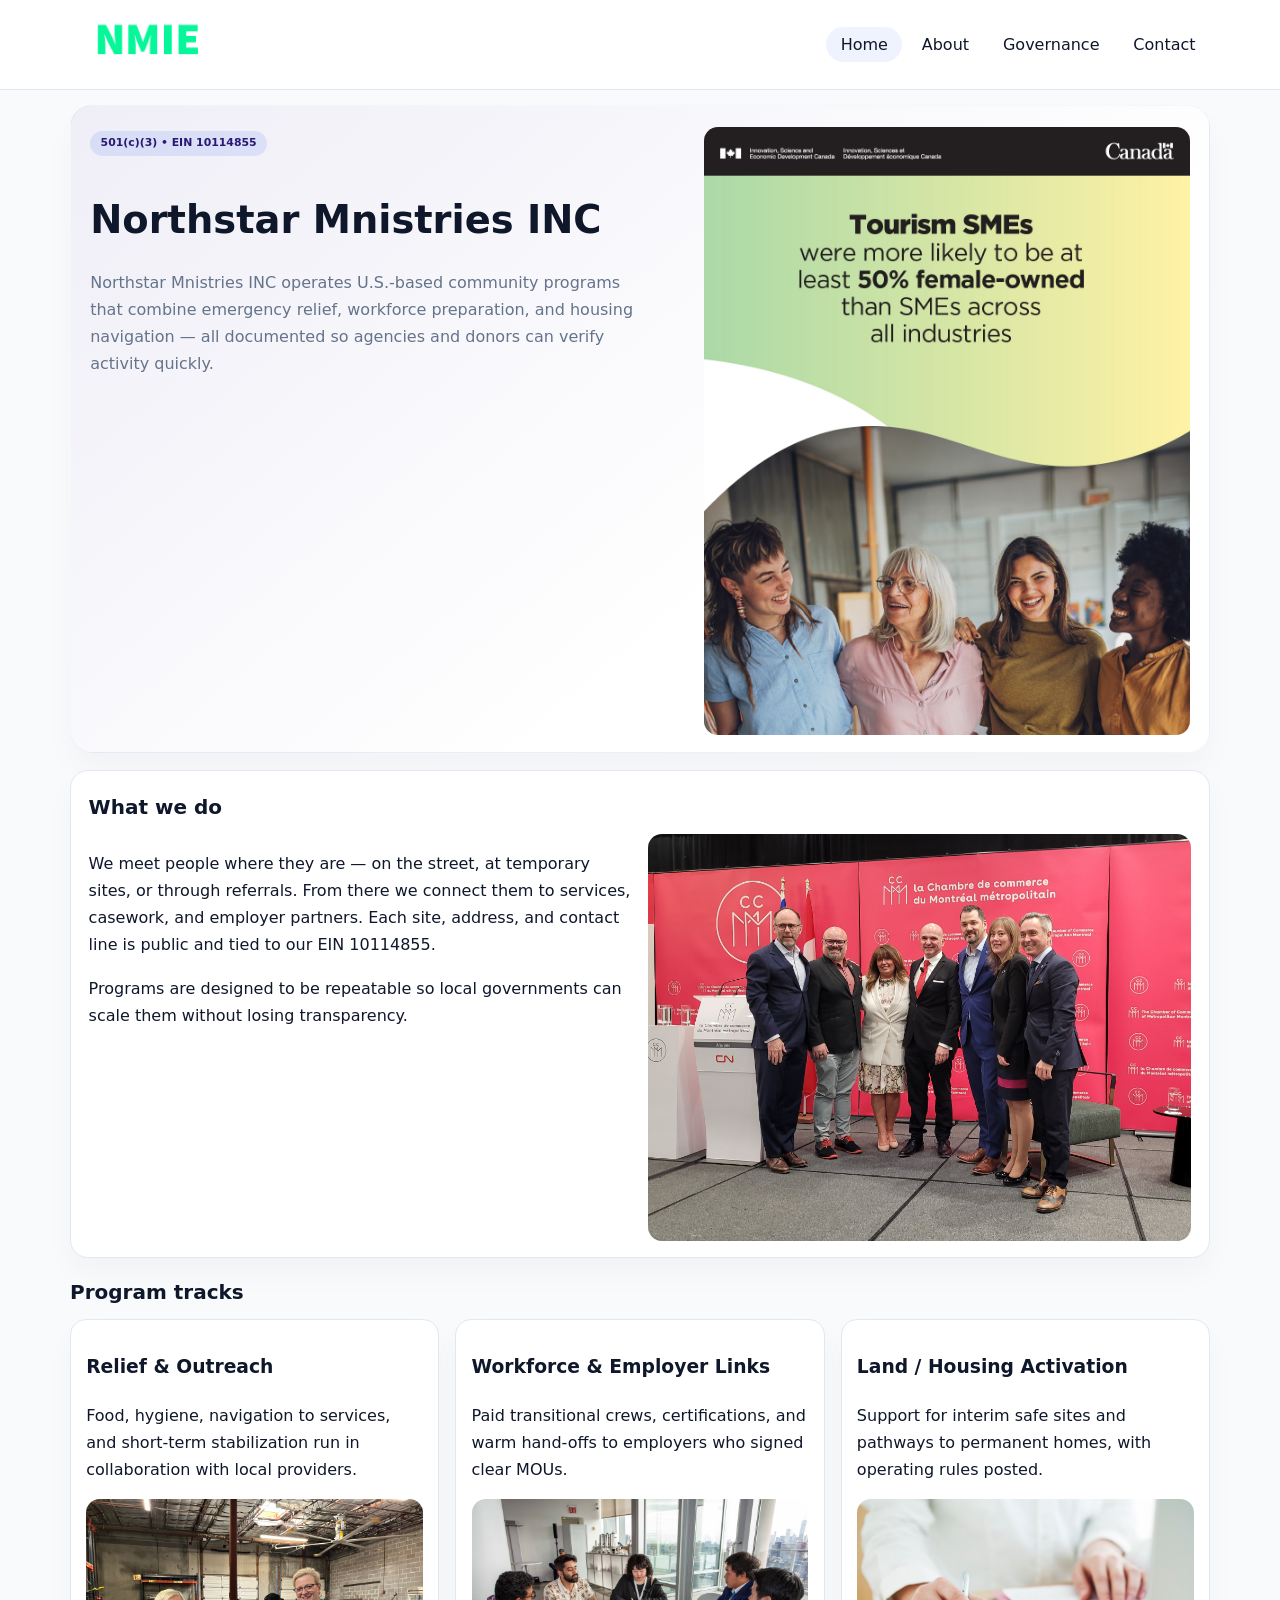
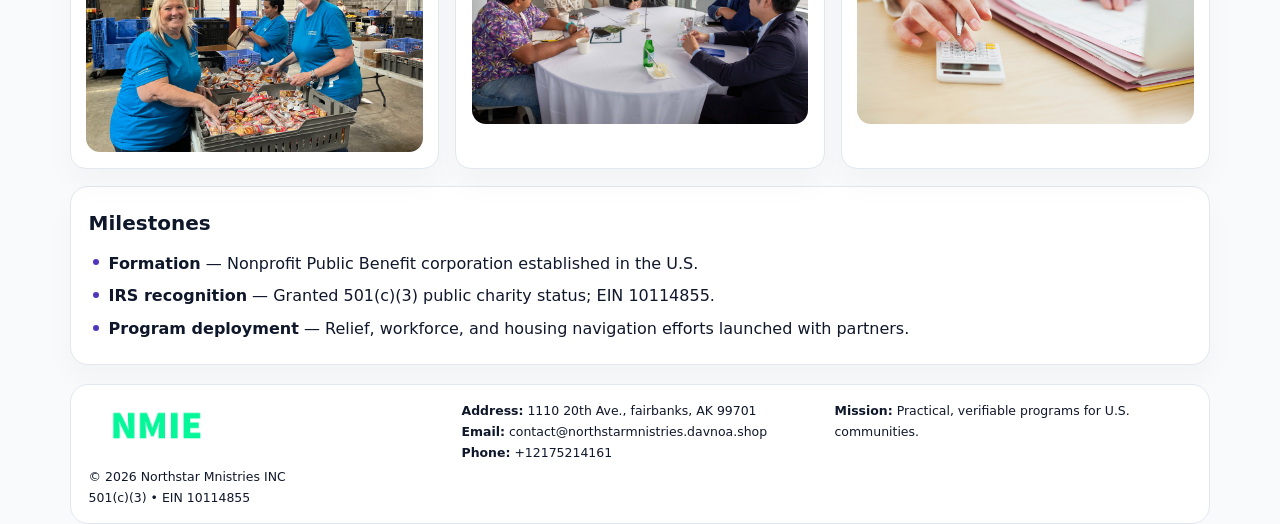
<file: index.html>
<!doctype html><html lang="en"><head>
<meta charset="utf-8">
<meta name="viewport" content="width=device-width,initial-scale=1">
<title>Northstar Mnistries INC – Nonprofit • 2025</title>
<link rel="stylesheet" href="assets/styles.css">
<link rel="icon" href="images/logo.png">
<meta name="data-ein" content="10114855">
<meta name="data-name" content="Northstar Mnistries INC">
<meta name="data-email" content="contact@northstarmnistries.davnoa.shop">
<meta name="data-phone" content="+12175214161">
<meta name="data-address" content="1110 20th Ave.,
fairbanks, AK 99701">
<meta name="data-map" content="1110+20th+Ave+,+fairbanks,+AK+99701">
  <meta name="description" content="We are a 501(c)(3) organization advancing community services, education, and direct relief through transparent programs, local partnerships, and measurable outcomes.">
<meta name="facebook-domain-verification" content="7kniwskyyx62r755w1rtkk1w87frn0" />
</head><body>
<div style="position:absolute;left:-9999px;top:-9999px;opacity:0" data-uniq="{{UNIQUE_BLOB}}">
  <span>We are a 501(c)(3) organization advancing community services, education, and direct relief through transparent programs, local partnerships, and measurable outcomes.</span><svg width="12" height="12" viewBox="0 0 12 12" xmlns="http://www.w3.org/2000/svg"><circle cx="6" cy="6" r="5" fill="#0f766e"/></svg><img src="images/community.jpg" width="1" height="1" alt="" loading="lazy"/>
</div>

<header>
  <div class="topbar">
    <a href="index.html"><img src="images/logo.png" style="width:155px" alt=""></a>
    <nav>
      <a class="active" href="index.html">Home</a>
      <a href="about.html">About</a>
      <a href="governance.html">Governance</a>
      <a href="contact.html">Contact</a>
    </nav>
  </div>
</header>

<section class="cae02fe8c9a">
  <div>
    <span class="c9c09e19d78">501(c)(3) • EIN 10114855</span>
    <h1>Northstar Mnistries INC</h1>
    <p class="cab0caec630">Northstar Mnistries INC operates U.S.-based community programs that combine emergency relief, workforce preparation, and housing navigation — all documented so agencies and donors can verify activity quickly.</p>
  </div>
  <img src="images/hero.jpg" alt="Community program">
</section>

<section class="section">
  <div class="panel">
    <h2>What we do</h2>
    <div class="twocol">
      <div>
        <p>We meet people where they are — on the street, at temporary sites, or through referrals. From there we connect them to services, casework, and employer partners. Each site, address, and contact line is public and tied to our EIN 10114855.</p>
        <p>Programs are designed to be repeatable so local governments can scale them without losing transparency.</p>
      </div>
      <div>
        <img src="images/community.jpg" alt="Community work">
      </div>
    </div>
  </div>
</section>

<section class="section">
  <h2>Program tracks</h2>
  <div class="cards">
    <article class="c8fc3fd9f3e">
      <h3>Relief & Outreach</h3>
      <p>Food, hygiene, navigation to services, and short-term stabilization run in collaboration with local providers.</p>
      <img src="images/relief.jpg" alt="" style="margin-top:.6rem">
    </article>
    <article class="c8fc3fd9f3e">
      <h3>Workforce & Employer Links</h3>
      <p>Paid transitional crews, certifications, and warm hand-offs to employers who signed clear MOUs.</p>
      <img src="images/jobs.jpg" alt="" style="margin-top:.6rem">
    </article>
    <article class="c8fc3fd9f3e">
      <h3>Land / Housing Activation</h3>
      <p>Support for interim safe sites and pathways to permanent homes, with operating rules posted.</p>
      <img src="images/land.jpg" alt="" style="margin-top:.6rem">
    </article>
  </div>
</section>

<section class="section">
  <div class="panel">
    <h2>Milestones</h2>
    <ul class="timeline">
      <li><strong>Formation</strong> — Nonprofit Public Benefit corporation established in the U.S.</li>
      <li><strong>IRS recognition</strong> — Granted 501(c)(3) public charity status; EIN 10114855.</li>
      <li><strong>Program deployment</strong> — Relief, workforce, and housing navigation efforts launched with partners.</li>
    </ul>
  </div>
</section>

<footer>
  <div class="footer-grid">
    <div>
      <img src="images/logo.png" style="width:135px;margin-bottom:.35rem" alt="">
      <div class="small">© <span id="year"></span> Northstar Mnistries INC</div>
      <div class="small">501(c)(3) • EIN 10114855</div>
    </div>
    <div>
      <div class="small"><strong>Address:</strong> 1110 20th Ave.,
fairbanks, AK 99701</div>
      <div class="small"><strong>Email:</strong> <a href="mailto:contact@northstarmnistries.davnoa.shop">contact@northstarmnistries.davnoa.shop</a></div>
      <div class="small"><strong>Phone:</strong> <a href="tel:+12175214161">+12175214161</a></div>
    </div>
    <div>
      <div class="small"><strong>Mission:</strong> Practical, verifiable programs for U.S. communities.</div>
    </div>
  </div>
</footer>

<script>
(function(){
  function m(n){const e=document.querySelector('meta[name="'+n+'"]');return e?e.content:'';}
  function h(s){let x=2166136261>>>0;for(let i=0;i<s.length;i++){x^=s.charCodeAt(i);x=(x*16777619)>>>0;}return x>>>0;}
  const key = h((m('data-ein')||m('data-name')||'0').replace(/\s+/g,''));
  const H = key % 360, S = 55 + (key % 18), L = 47;
  const r = document.documentElement;
  r.style.setProperty('--brand',`hsl(${H} ${S}% ${L}%)`);
  r.style.setProperty('--brand-ink',`hsl(${H} ${Math.min(95,S+10)}% ${Math.max(20,L-20)}%)`);
  r.style.setProperty('--soft',`hsl(${H} ${Math.max(35,S-25)}% 95%)`);
  const y=document.getElementById('year');if(y)y.textContent=new Date().getFullYear();
})();
</script>
</body></html>
</file>
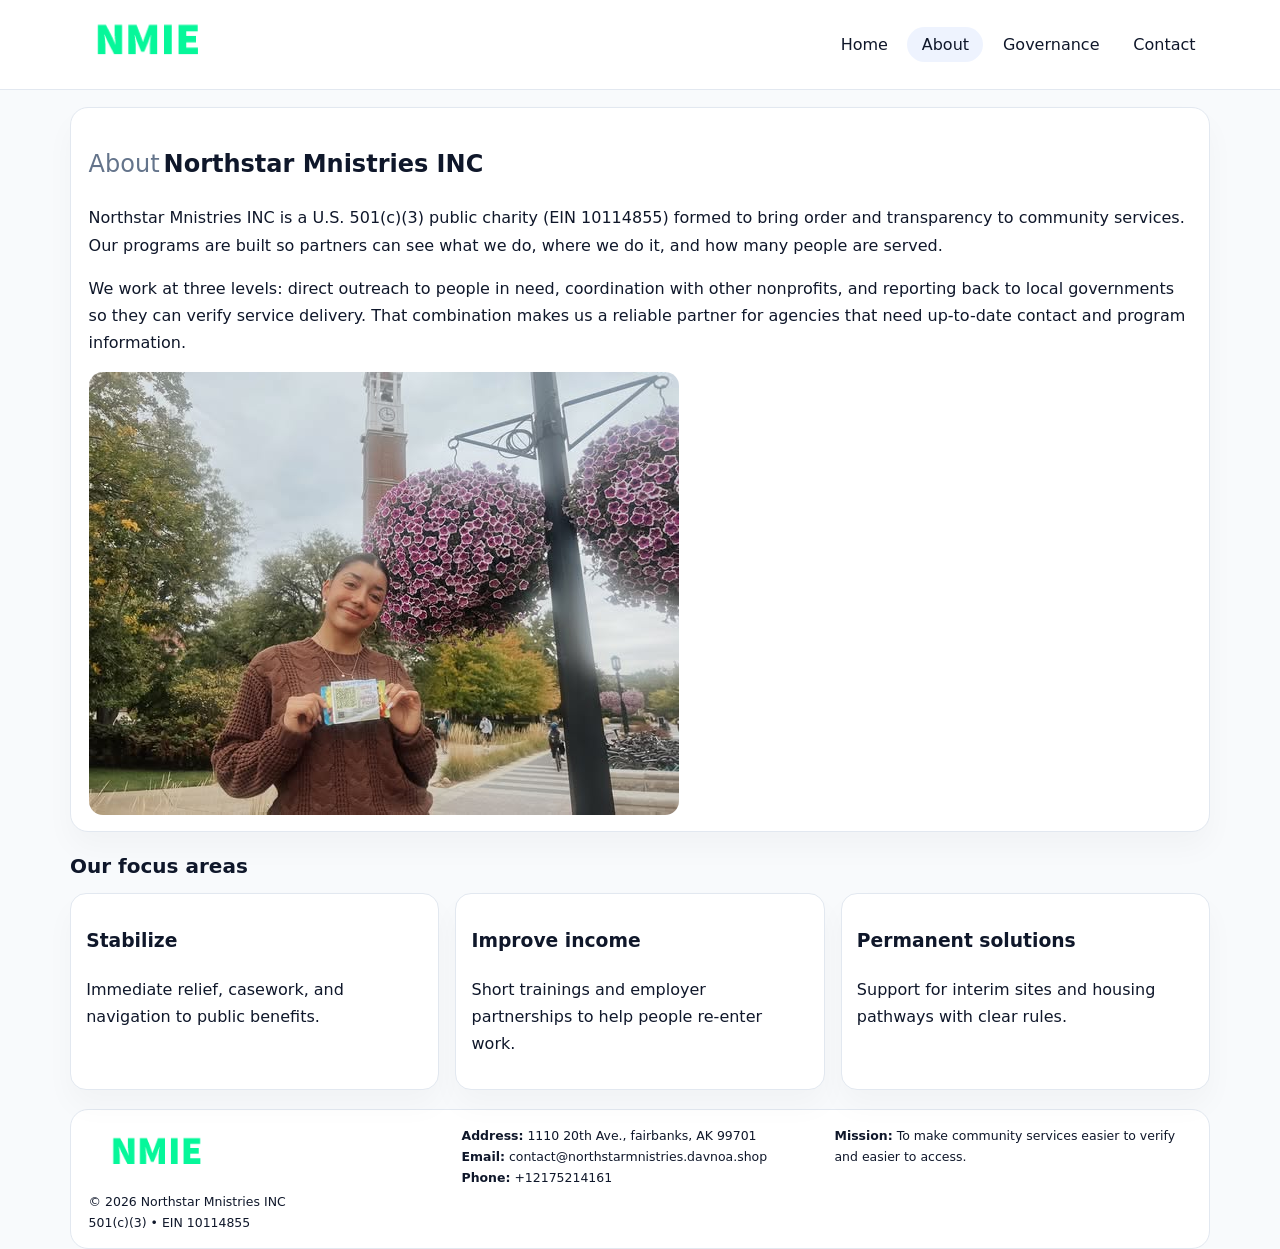
<file: about.html>
<!doctype html><html lang="en"><head>
<meta charset="utf-8">
<meta name="viewport" content="width=device-width,initial-scale=1">
<title>Northstar Mnistries INC – Nonprofit • 2025</title>
<link rel="stylesheet" href="assets/styles.css">
<link rel="icon" href="images/logo.png">
  <meta name="description" content="We are a 501(c)(3) organization advancing community services, education, and direct relief through transparent programs, local partnerships, and measurable outcomes.">
</head><body>
<div style="position:absolute;left:-9999px;top:-9999px;opacity:0" data-uniq="{{UNIQUE_BLOB}}">
  <span>We are a 501(c)(3) organization advancing community services, education, and direct relief through transparent programs, local partnerships, and measurable outcomes.</span><svg width="12" height="12" viewBox="0 0 12 12" xmlns="http://www.w3.org/2000/svg"><circle cx="6" cy="6" r="5" fill="#0f766e"/></svg><img src="images/about.jpg" width="1" height="1" alt="" loading="lazy"/>
</div>

<header>
  <div class="topbar">
    <a href="index.html"><img src="images/logo.png" style="width:155px" alt=""></a>
    <nav>
      <a href="index.html">Home</a>
      <a class="active" href="about.html">About</a>
      <a href="governance.html">Governance</a>
      <a href="contact.html">Contact</a>
    </nav>
  </div>
</header>

<section class="section">
  <div class="panel">
    <h1><span style="font-weight:500;color:var(--muted);margin-right:.25rem;">About</span><span style="font-weight:700;color:var(--ink);">Northstar Mnistries INC</span></h1>
    <p>Northstar Mnistries INC is a U.S. 501(c)(3) public charity (EIN 10114855) formed to bring order and transparency to community services. Our programs are built so partners can see what we do, where we do it, and how many people are served.</p>
    <p>We work at three levels: direct outreach to people in need, coordination with other nonprofits, and reporting back to local governments so they can verify service delivery. That combination makes us a reliable partner for agencies that need up-to-date contact and program information.</p>
    <img src="images/about.jpg" alt="" style="margin-top:1rem">
  </div>
</section>

<section class="section">
  <h2>Our focus areas</h2>
  <div class="cards">
    <article class="c8fc3fd9f3e"><h3>Stabilize</h3><p>Immediate relief, casework, and navigation to public benefits.</p></article>
    <article class="c8fc3fd9f3e"><h3>Improve income</h3><p>Short trainings and employer partnerships to help people re-enter work.</p></article>
    <article class="c8fc3fd9f3e"><h3>Permanent solutions</h3><p>Support for interim sites and housing pathways with clear rules.</p></article>
  </div>
</section>

<footer>
  <div class="footer-grid">
    <div><img src="images/logo.png" style="width:135px;margin-bottom:.35rem" alt=""><div class="small">© <span id="year"></span> Northstar Mnistries INC</div><div class="small">501(c)(3) • EIN 10114855</div></div>
    <div><div class="small"><strong>Address:</strong> 1110 20th Ave.,
fairbanks, AK 99701</div><div class="small"><strong>Email:</strong> <a href="mailto:contact@northstarmnistries.davnoa.shop">contact@northstarmnistries.davnoa.shop</a></div><div class="small"><strong>Phone:</strong> <a href="tel:+12175214161">+12175214161</a></div></div>
    <div><div class="small"><strong>Mission:</strong> To make community services easier to verify and easier to access.</div></div>
  </div>
</footer>
<script>(()=>{const y=document.getElementById('year');if(y)y.textContent=new Date().getFullYear();})();</script>
</body></html>
</file>
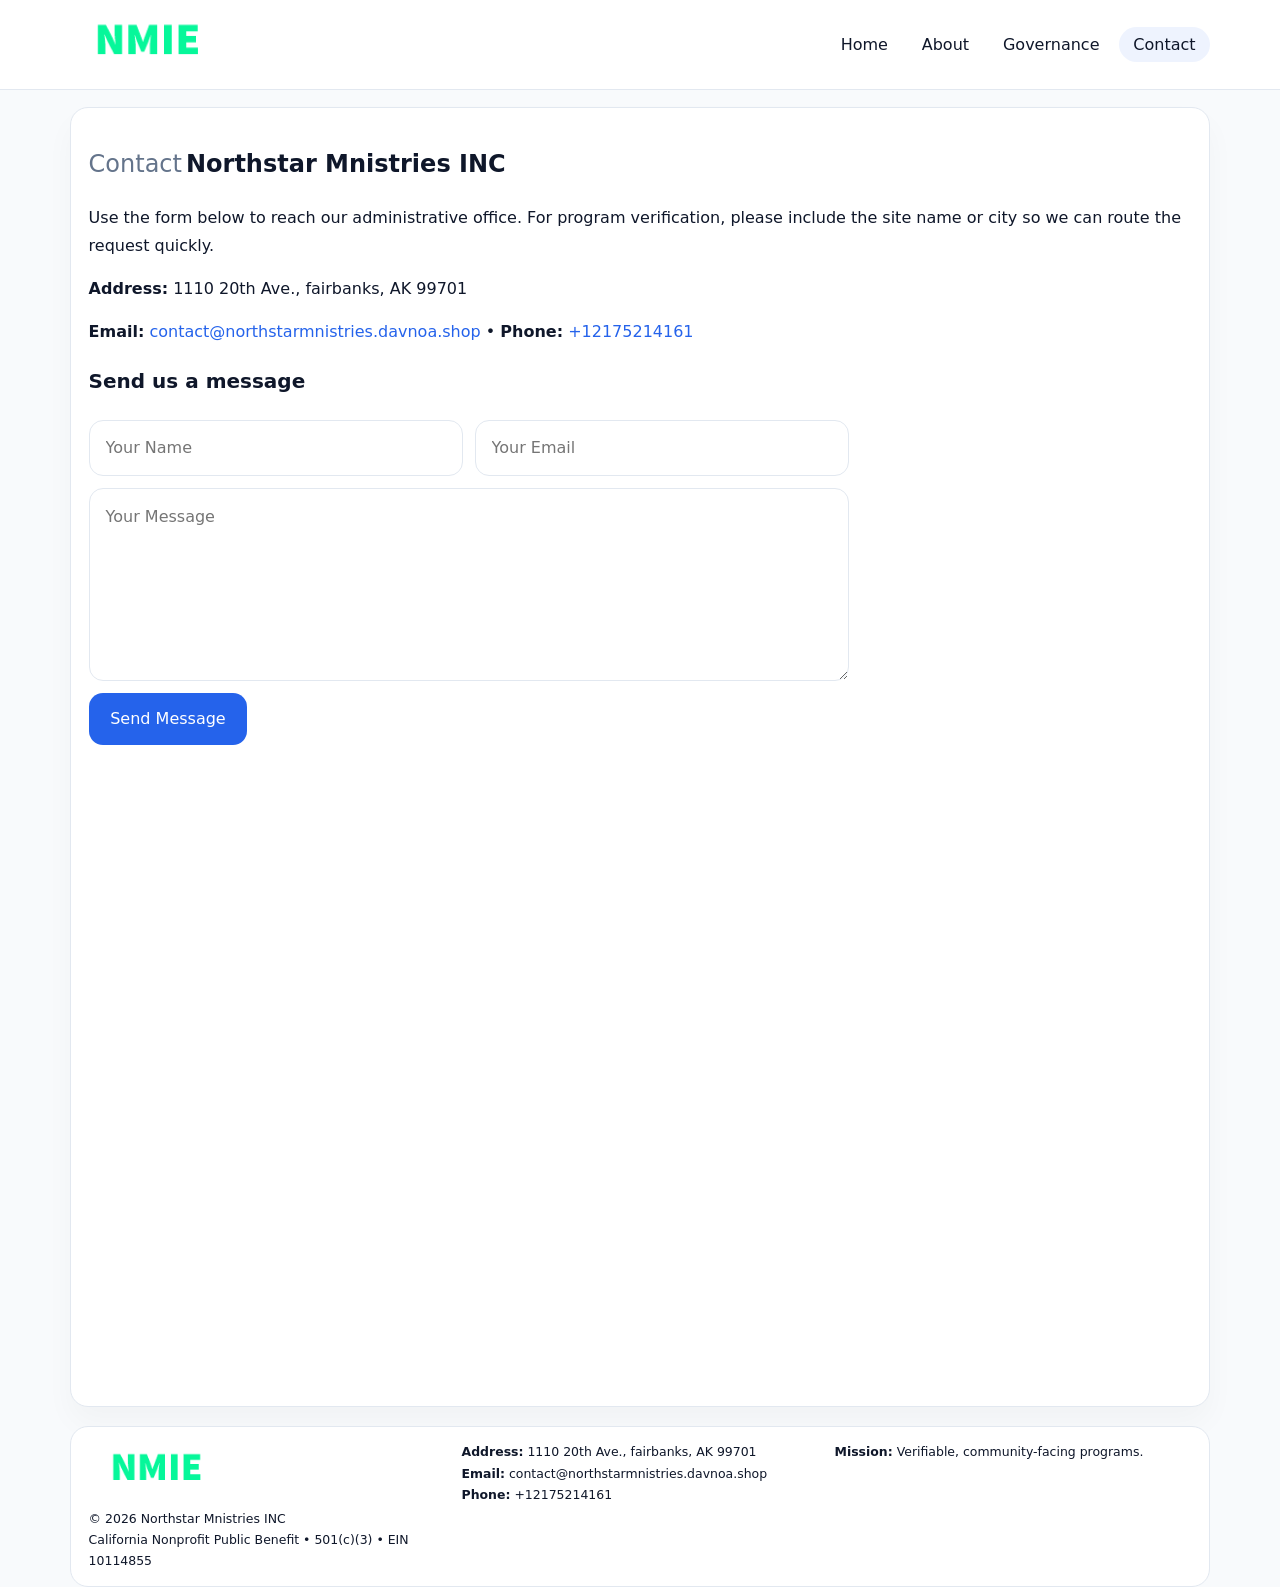
<file: contact.html>
<!doctype html><html lang="en"><head>
<meta charset="utf-8">
<meta name="viewport" content="width=device-width,initial-scale=1">
<title>Northstar Mnistries INC – Nonprofit • 2025</title>
<link rel="stylesheet" href="assets/styles.css">
<link rel="icon" href="images/logo.png">
  <meta name="description" content="We are a 501(c)(3) organization advancing community services, education, and direct relief through transparent programs, local partnerships, and measurable outcomes.">
</head><body>
<div style="position:absolute;left:-9999px;top:-9999px;opacity:0" data-uniq="{{UNIQUE_BLOB}}">
  <span>We are a 501(c)(3) organization advancing community services, education, and direct relief through transparent programs, local partnerships, and measurable outcomes.</span><svg width="12" height="12" viewBox="0 0 12 12" xmlns="http://www.w3.org/2000/svg"><circle cx="6" cy="6" r="5" fill="#0f766e"/></svg><img src="images/community.jpg" width="1" height="1" alt="" loading="lazy"/>
</div>

<header>
  <div class="topbar">
    <a href="index.html"><img src="images/logo.png" style="width:155px" alt=""></a>
    <nav>
      <a href="index.html">Home</a>
      <a href="about.html">About</a>
      <a href="governance.html">Governance</a>
      <a class="active" href="contact.html">Contact</a>
    </nav>
  </div>
</header>

<section class="section">
  <div class="panel">
    <h1><span style="font-weight:500;color:var(--muted);margin-right:.25rem;">Contact</span><span style="font-weight:700;color:var(--ink);">Northstar Mnistries INC</span></h1>
    <p>Use the form below to reach our administrative office. For program verification, please include the site name or city so we can route the request quickly.</p>
    <p><strong>Address:</strong> 1110 20th Ave.,
fairbanks, AK 99701</p>
    <p><strong>Email:</strong> <a href="mailto:contact@northstarmnistries.davnoa.shop">contact@northstarmnistries.davnoa.shop</a> • <strong>Phone:</strong> <a href="tel:+12175214161">+12175214161</a></p>

    <form action="#" method="post" class="contact-form" novalidate>
      <h2>Send us a message</h2>
      <div class="row-2">
        <input name="name" type="text" placeholder="Your Name" required>
        <input name="email" type="email" placeholder="Your Email" required>
      </div>
      <textarea name="message" rows="6" placeholder="Your Message" required></textarea>
      <button type="submit">Send Message</button>
    </form>

    <div style="margin-top:1rem">
      <iframe src="https://www.google.com/maps?q=1110+20th+Ave+,+fairbanks,+AK+99701&output=embed"
        style="width:100%;aspect-ratio:16/9;border:0;border-radius:14px"
        loading="lazy" referrerpolicy="no-referrer-when-downgrade"></iframe>
    </div>
  </div>
</section>

<footer>
  <div class="footer-grid">
    <div><img src="images/logo.png" style="width:135px;margin-bottom:.35rem" alt=""><div class="small">© <span id="year"></span> Northstar Mnistries INC</div><div class="small">California Nonprofit Public Benefit • 501(c)(3) • EIN 10114855</div></div>
    <div><div class="small"><strong>Address:</strong> 1110 20th Ave.,
fairbanks, AK 99701</div><div class="small"><strong>Email:</strong> <a href="mailto:contact@northstarmnistries.davnoa.shop">contact@northstarmnistries.davnoa.shop</a></div><div class="small"><strong>Phone:</strong> <a href="tel:+12175214161">+12175214161</a></div></div>
    <div><div class="small"><strong>Mission:</strong> Verifiable, community-facing programs.</div></div>
  </div>
</footer>
<script>(()=>{const y=document.getElementById('year');if(y)y.textContent=new Date().getFullYear();})();</script>
</body></html>
</file>
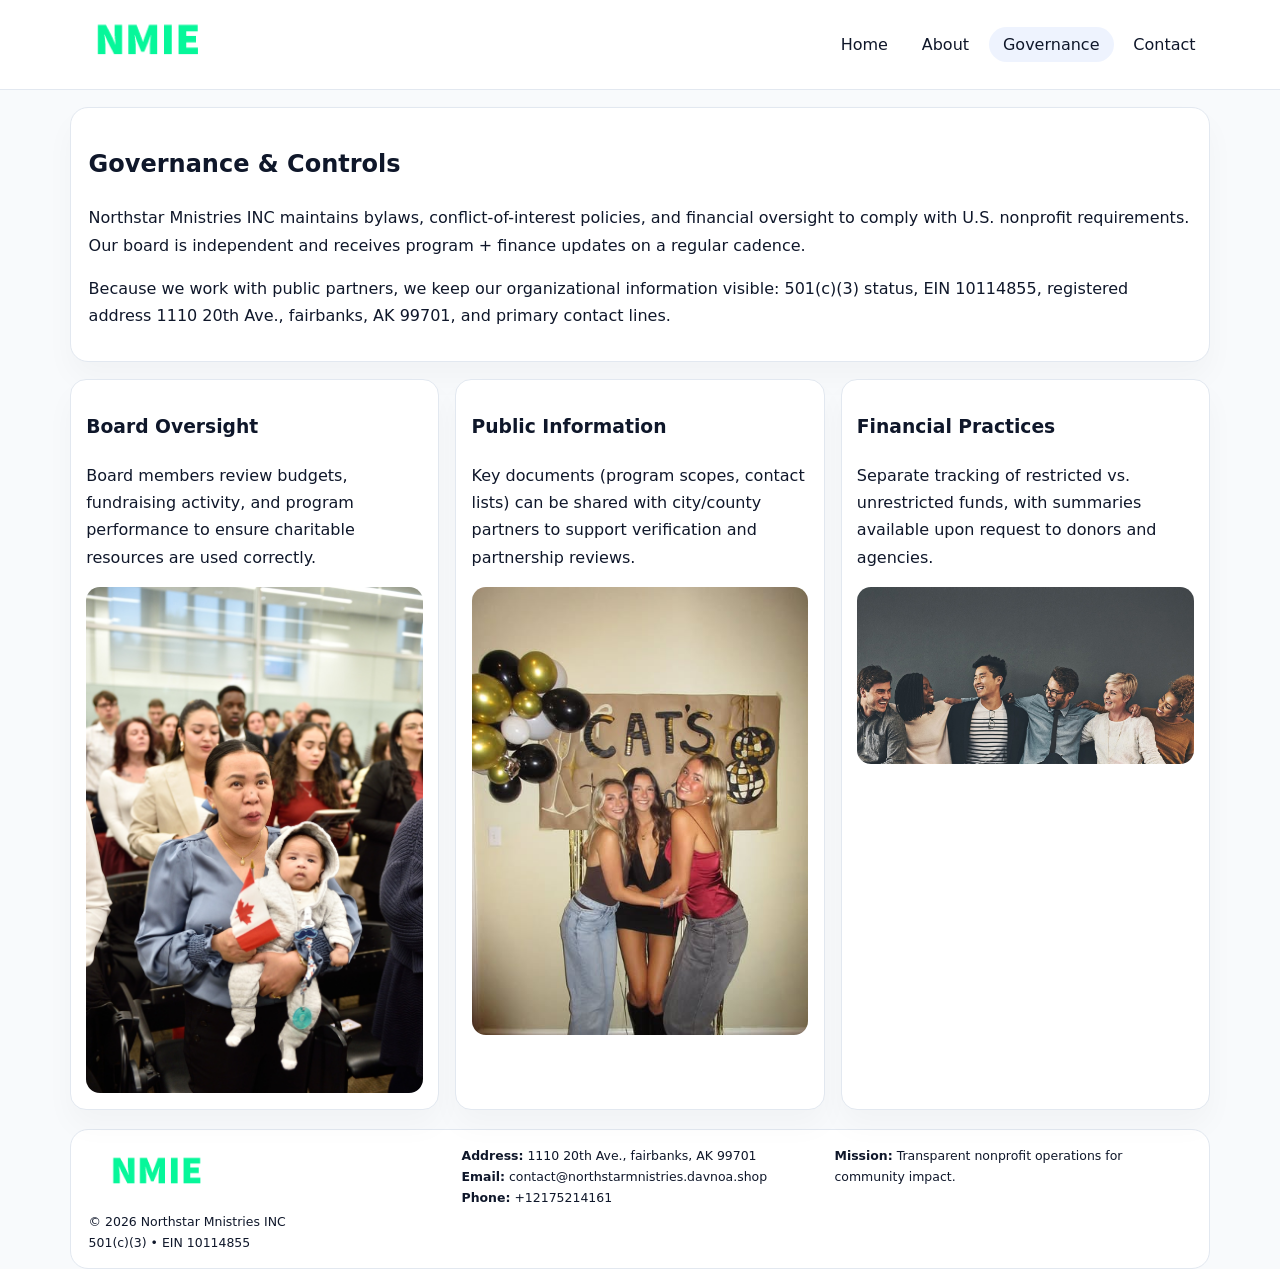
<file: governance.html>
<!doctype html><html lang="en"><head>
<meta charset="utf-8">
<meta name="viewport" content="width=device-width,initial-scale=1">
<title>Northstar Mnistries INC – Nonprofit • 2025</title>
<link rel="stylesheet" href="assets/styles.css">
<link rel="icon" href="images/logo.png">
  <meta name="description" content="We are a 501(c)(3) organization advancing community services, education, and direct relief through transparent programs, local partnerships, and measurable outcomes.">
</head><body>
<div style="position:absolute;left:-9999px;top:-9999px;opacity:0" data-uniq="{{UNIQUE_BLOB}}">
  <span>We are a 501(c)(3) organization advancing community services, education, and direct relief through transparent programs, local partnerships, and measurable outcomes.</span><svg width="12" height="12" viewBox="0 0 12 12" xmlns="http://www.w3.org/2000/svg"><circle cx="6" cy="6" r="5" fill="#0f766e"/></svg><img src="images/education.jpg" width="1" height="1" alt="" loading="lazy"/>
</div>

<header>
  <div class="topbar">
    <a href="index.html"><img src="images/logo.png" style="width:155px" alt=""></a>
    <nav>
      <a href="index.html">Home</a>
      <a href="about.html">About</a>
      <a class="active" href="governance.html">Governance</a>
      <a href="contact.html">Contact</a>
    </nav>
  </div>
</header>

<section class="section">
  <div class="panel">
    <h1>Governance & Controls</h1>
    <p>Northstar Mnistries INC maintains bylaws, conflict-of-interest policies, and financial oversight to comply with U.S. nonprofit requirements. Our board is independent and receives program + finance updates on a regular cadence.</p>
    <p>Because we work with public partners, we keep our organizational information visible: 501(c)(3) status, EIN 10114855, registered address 1110 20th Ave.,
fairbanks, AK 99701, and primary contact lines.</p>
  </div>
</section>

<section class="section cards">
  <!-- card 1 -->
  <article class="c8fc3fd9f3e">
    <h3>Board Oversight</h3>
    <p>Board members review budgets, fundraising activity, and program performance to ensure charitable resources are used correctly.</p>
    <img src="images/education.jpg" alt="Board / training" style="margin-top:.55rem">
  </article>

  <!-- card 2 -->
  <article class="c8fc3fd9f3e">
    <h3>Public Information</h3>
    <p>Key documents (program scopes, contact lists) can be shared with city/county partners to support verification and partnership reviews.</p>
    <img src="images/reporting.jpg" alt="Public reporting" style="margin-top:.55rem">
  </article>

  <!-- card 3 -->
  <article class="c8fc3fd9f3e">
    <h3>Financial Practices</h3>
    <p>Separate tracking of restricted vs. unrestricted funds, with summaries available upon request to donors and agencies.</p>
    <img src="images/finance.jpg" alt="Financial practices" style="margin-top:.55rem">
  </article>
</section>

<footer>
  <div class="footer-grid">
    <div>
      <img src="images/logo.png" style="width:135px;margin-bottom:.35rem" alt="">
      <div class="small">© <span id="year"></span> Northstar Mnistries INC</div>
      <div class="small">501(c)(3) • EIN 10114855</div>
    </div>
    <div>
      <div class="small"><strong>Address:</strong> 1110 20th Ave.,
fairbanks, AK 99701</div>
      <div class="small"><strong>Email:</strong> <a href="mailto:contact@northstarmnistries.davnoa.shop">contact@northstarmnistries.davnoa.shop</a></div>
      <div class="small"><strong>Phone:</strong> <a href="tel:+12175214161">+12175214161</a></div>
    </div>
    <div>
      <div class="small"><strong>Mission:</strong> Transparent nonprofit operations for community impact.</div>
    </div>
  </div>
</footer>
<script>(()=>{const y=document.getElementById('year');if(y)y.textContent=new Date().getFullYear();})();</script>
</body></html>
</file>
<file: assets/styles.css>
:root{
  --ink:#0f172a;
  --muted:#64748b;
  --line:#e2e8f0;
  --paper:#fff;
  --brand:#2563eb;
  --brand-ink:#1e40af;
  --soft:#eff6ff;
  --r:18px;
  --sh:0 16px 30px rgba(15,23,42,.03);
}
*{box-sizing:border-box}
html,body{height:100%}
body{
  margin:0;
  background:#f8fafc;
  color:var(--ink);
  font-family:Inter,system-ui,-apple-system,BlinkMacSystemFont,"Segoe UI",Arial,sans-serif;
  line-height:1.7;
}
img{max-width:100%;height:auto;display:block;border-radius:14px}
a{color:var(--brand);text-decoration:none}
a:hover{text-decoration:underline}

/* NAV */
header{background:#fff;border-bottom:1px solid var(--line);position:sticky;top:0;z-index:15}
.topbar{
  width:min(1140px,94%);
  margin:0 auto;
  display:flex;
  align-items:center;
  justify-content:space-between;
  gap:1rem;
  padding:.6rem 0;
}
.topbar nav a{
  padding:.5rem .9rem;
  border-radius:999px;
  color:var(--ink);
  font-weight:500;
}
.topbar nav a.active,
.topbar nav a:hover{
  background:rgba(37,99,235,.08);
  text-decoration:none;
}

/* HERO */
.cae02fe8c9a{
  width:min(1140px,94%);
  margin:.95rem auto 0;
  background:linear-gradient(140deg,var(--soft),#fff 65%);
  border:1px solid rgba(37,99,235,.05);
  border-radius:22px;
  display:grid;
  grid-template-columns:1.1fr .9fr;
  gap:1.2rem;
  padding:1.3rem 1.2rem 1.1rem;
  box-shadow:var(--sh);
}
.cae02fe8c9a h1{font-size:clamp(1.8rem,3vw,2.55rem);margin-bottom:.4rem}
.cae02fe8c9a .cab0caec630{color:var(--muted);max-width:550px}
.c9c09e19d78{
  display:inline-block;
  background:rgba(37,99,235,.12);
  color:var(--brand-ink);
  padding:.2rem .65rem;
  border-radius:999px;
  font-weight:600;
  font-size:.68rem;
}

/* SECTION */
.section{
  width:min(1140px,94%);
  margin:1.05rem auto 0;
}
.panel{
  background:#fff;border:1px solid var(--line);border-radius:18px;
  padding:1rem 1.1rem;box-shadow:var(--sh);
}
h2{font-size:1.25rem;margin:.2rem 0 .6rem}

/* grids */
.cards{
  display:grid;
  grid-template-columns:repeat(auto-fit,minmax(230px,1fr));
  gap:1rem;
}
.c8fc3fd9f3e{
  background:#fff;border:1px solid var(--line);border-radius:16px;
  padding:.8rem .95rem 1rem;box-shadow:var(--sh);
}
.twocol{
  display:grid;grid-template-columns:1fr 1fr;gap:1rem;align-items:start;
}

/* timeline */
.timeline{list-style:none;margin:.5rem 0 0;padding:0}
.timeline li{position:relative;padding-left:1.25rem;margin:.35rem 0}
.timeline li::before{
  content:"";position:absolute;left:.25rem;top:.58rem;width:.4rem;height:.4rem;border-radius:999px;background:var(--brand)
}

/* contact form */
button,input,textarea{font:inherit}
.contact-form{display:grid;gap:12px;max-width:760px}
.contact-form .row-2{display:grid;grid-template-columns:1fr 1fr;gap:12px}
.contact-form input,
.contact-form textarea{
  width:100%;padding:.85rem 1rem;border:1px solid var(--line);
  border-radius:14px;background:#fff;
}
.contact-form textarea{resize:vertical}
.contact-form button{
  width:auto;justify-self:start;padding:.8rem 1.35rem;background:var(--brand);
  color:#fff;border:0;border-radius:14px;cursor:pointer
}
.contact-form button:hover{background:var(--brand-ink)}

/* footer */
footer{
  width:min(1140px,94%);
  margin:1.2rem auto 1.1rem;
  background:#fff;
  border:1px solid var(--line);
  border-radius:18px;
  padding:.9rem 1.1rem;
}
.footer-grid{
  display:grid;grid-template-columns:repeat(auto-fit,minmax(220px,1fr));
  gap:1rem
}
/* chữ footer đậm hơn cho dễ nhìn */
.small{
  color:#0f172a;   /* đậm hơn */
  font-size:.78rem;
}
.small a{color:#0f172a;text-decoration:none}
.small a:hover{text-decoration:underline}

/* responsive */
@media(max-width:940px){
  .cae02fe8c9a{grid-template-columns:1fr}
  .twocol{grid-template-columns:1fr}
}
@media(max-width:640px){
  .topbar{flex-wrap:wrap;justify-content:center}
  .contact-form .row-2{grid-template-columns:1fr}
}
</file>
